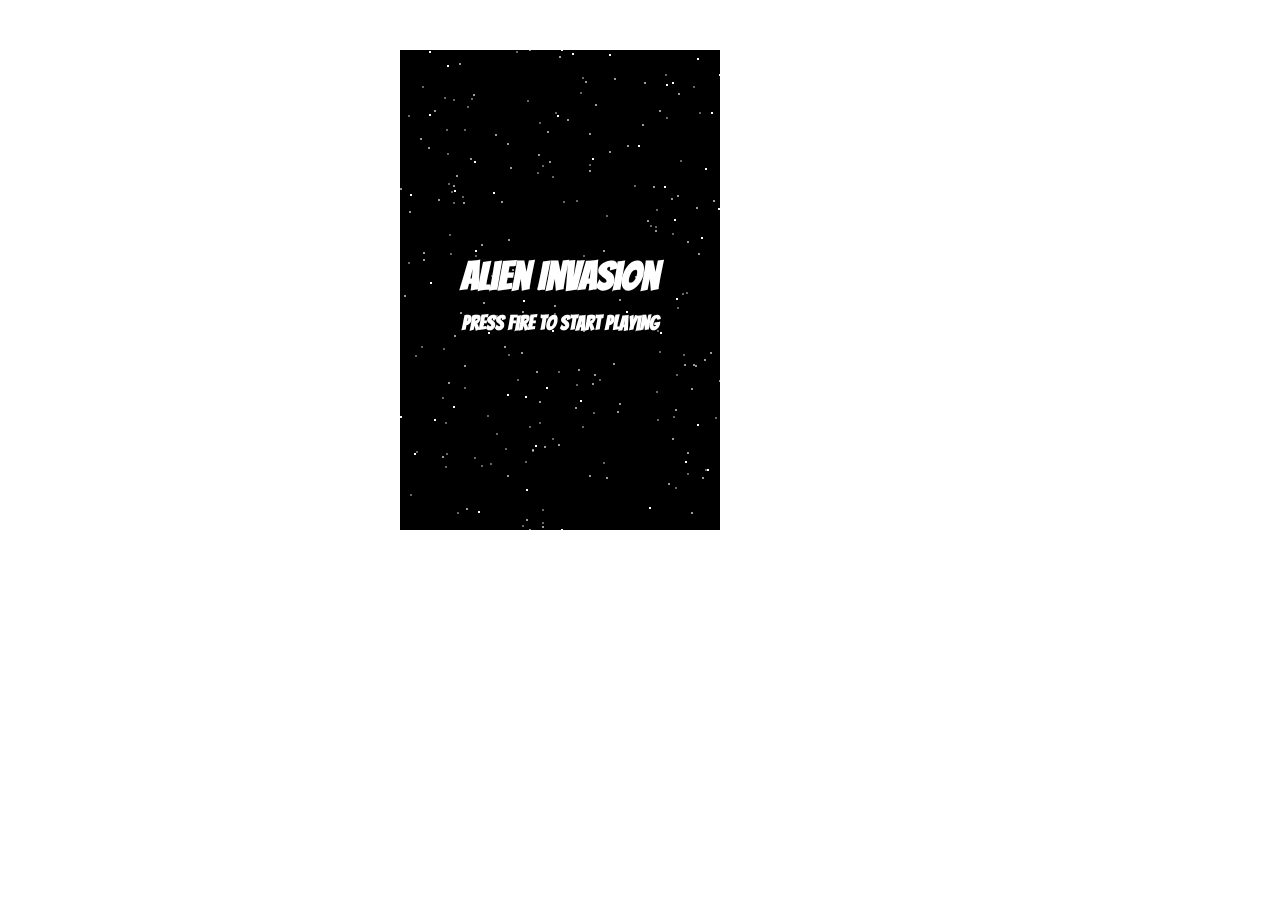
<file: game1/index.html>
<!DOCTYPE HTML>
<html lang="en">
<head>
  <meta charset="UTF-8"/>
  <title>Alien Invasion</title>
  <link rel="stylesheet" href="base.css" type="text/css" />
  <link href='http://fonts.googleapis.com/css?family=Bangers' rel='stylesheet' type='text/css'>
  <meta name="viewport" content="width=device-width, user-scalable=0, minimum-scale=1.0, maximum-scale=1.0"/>
  <meta name="apple-mobile-web-app-capable" content="yes">
  <meta name="apple-mobile-web-app-status-bar-style" content="black-translucent">
</head>
<body>
  <div id='container'>
    <canvas id='game' width='320' height='480'></canvas>
  </div>
  <script src='engine.js'></script>
  <script src='game.js'></script>
</body>
</html>
</file>
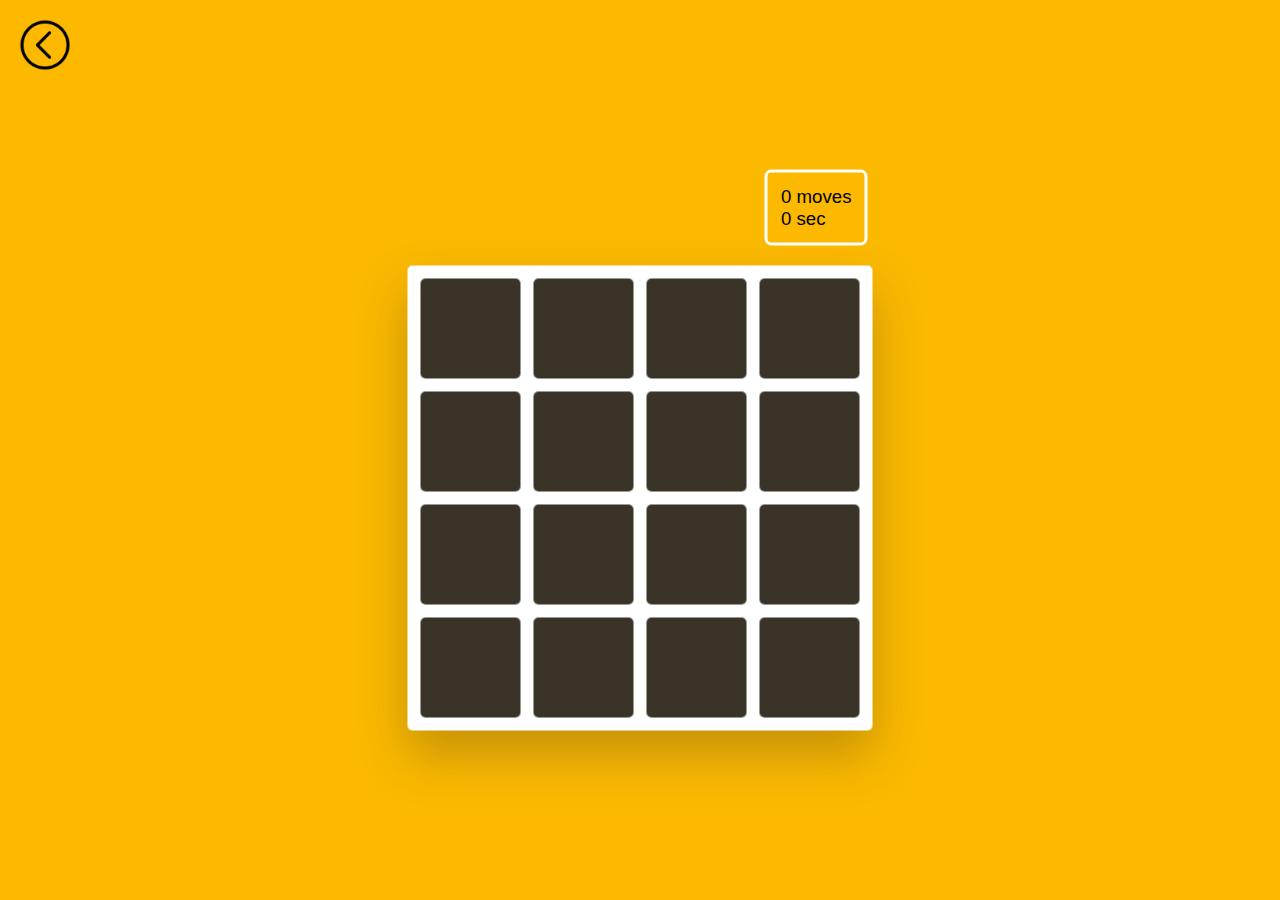
<file: game2memory/index.html>
<!DOCTYPE html>
<html lang="en">
    <head>
        <meta charset="UTF-8">
        <meta http-equiv="X-UA-Compatible" content="IE=edge">
        <meta name="viewport" content="width=device-width, initial-scale=1.0">
        <title>Chapter 2</title>

        <link rel="stylesheet" href="assets/styles.css" />
        <script src="assets/game.js" defer></script>
    </head>
    <body>
        <div id="msgArea" class="msg"><p class="msgText"></p></div>

        <div class="game">
            <div class="controls">
                
                <div class="stats">
                    <div class="moves">0 moves</div>
                    <div class="timer">0 sec</div>
                </div>
            </div>
            <div class="board-container">
                <div class="board" data-dimension="4"></div>
                <div class="win">You won!</div>
            </div>
        </div>

        <a href="../index.html" class="back-arrow">
            <img src="../images/left-arrow.png" alt="home page">
        </a>
      
    </body>
</html>
</file>
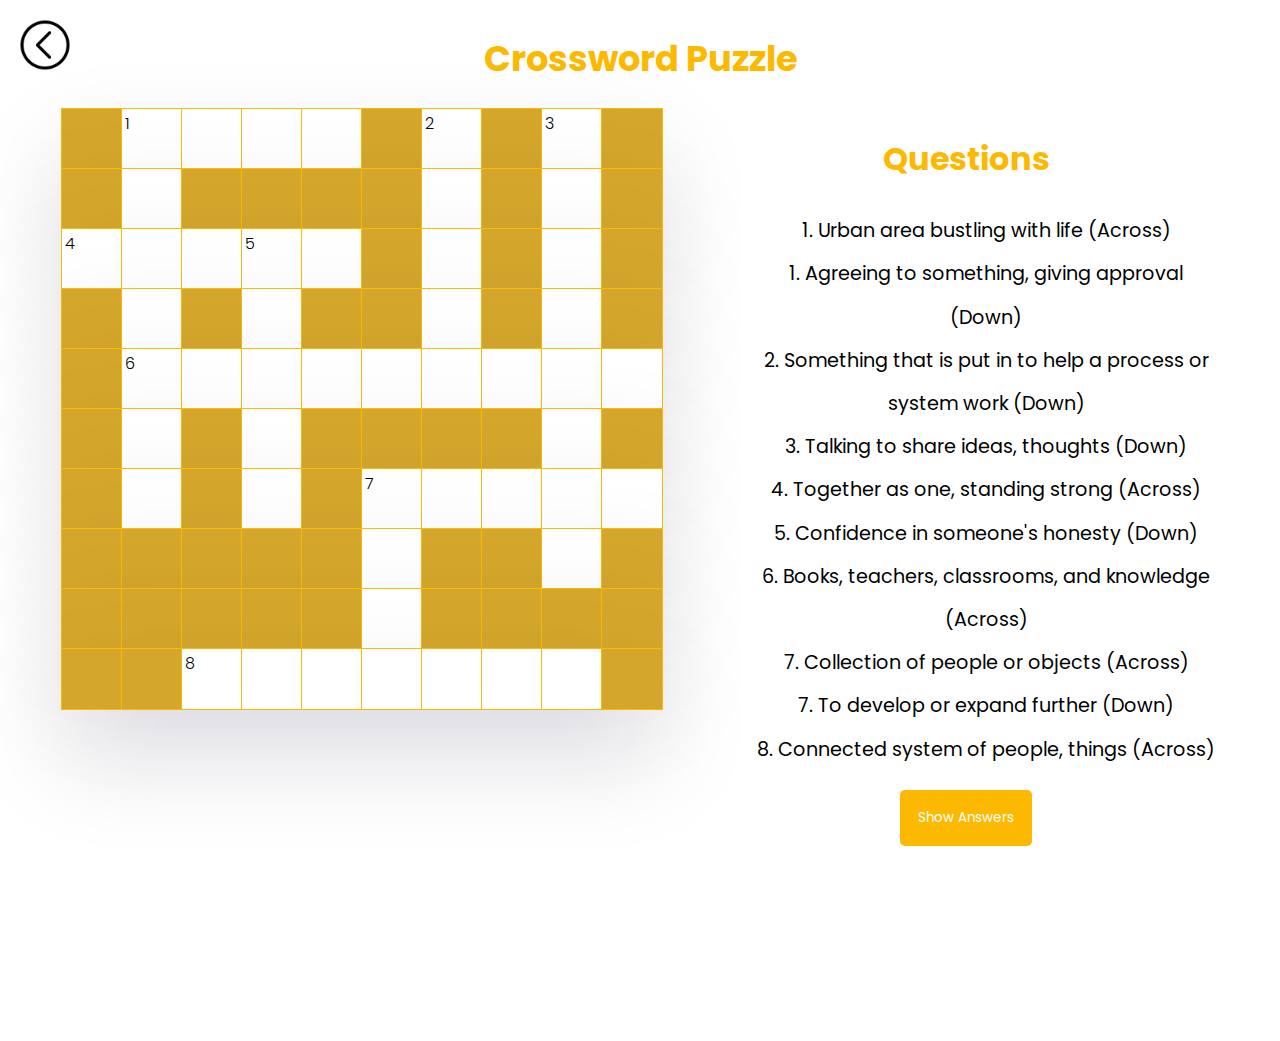
<file: game6cross/index.html>
<!DOCTYPE html> 
<html lang="en"> 

<head> 
	<meta charset="UTF-8"> 
	<meta name="viewport" content="width=device-width, initial-scale=1.0"> 
	<link rel="stylesheet"href="style.css"> 
		<title>Chapter 6</title>
	</head> 

<body> 
	<a href="../index.html" class="back-arrow">
		<img src="../images/left-arrow.png" alt="home page">
	</a>
	<h1>Crossword Puzzle</h1> 
	<div class="container"> 
		<div class="crossword"> 
			<div class="row"> 
				<div class="cell unused"></div> 
				<div class="cell"> 
					<input type="text" maxlength="1"> 
					<span class="number">1</span> 
				</div> 
				<div class="cell"> 
					<input type="text" maxlength="1"> 
				</div> 
				<div class="cell"> 
					<input type="text" maxlength="1"> 
				</div> 
				<div class="cell"> 
					<input type="text" maxlength="1"> 
				</div> 
				<div class="cell unused"> </div> 
				<div class="cell"> 
					<input type="text" maxlength="1"> 
					<span class="number">2</span> 
				</div> 
				<div class="cell unused"> </div> 
				<div class="cell">
					<input type="text" maxlength="1"> 
					<span class="number">3</span> 
				</div> 
				<div class="cell unused"></div> 
			</div> 
			<div class="row"> 
				<div class="cell unused"></div> 
				<div class="cell">
					<input type="text" maxlength="1">
				</div> 
				<div class="cell unused"></div> 
				<div class="cell unused"></div> 
				<div class="cell unused"> 
				</div> 
				<div class="cell unused"></div> 
				<div class="cell">
					<input type="text" maxlength="1"> 
				</div> 
				<div class="cell unused"></div> 
				<div class="cell">
					<input type="text" maxlength="1"> 
				</div> 
				<div class="cell unused"></div> 
			</div> 
			<div class="row"> 
				<div class="cell"> 
					<input type="text" maxlength="1"> 
					<span class="number">4</span> 
				</div> 
				<div class="cell"> 
					<input type="text" maxlength="1"> 
				</div> 
				<div class="cell"> 
					<input type="text" maxlength="1"> 
				</div> 
				<div class="cell"> 
					<input type="text" maxlength="1"> 
					<span class="number">5</span> 

				</div> 
				<div class="cell"> 
					<input type="text" maxlength="1"> 
				</div> 
				<div class="cell unused"> 
				</div> 
				<div class="cell">
					<input type="text" maxlength="1"> 
				</div> 
				<div class="cell unused"></div> 
				<div class="cell"> 
					<input type="text" maxlength="1"> 
				</div> 
				<div class="cell unused"></div> 
			</div> 
			<div class="row"> 
				<div class="cell unused"></div> 
				<div class="cell">
					<input type="text" maxlength="1">
				</div> 
				<div class="cell unused"> 
					<input type="text" maxlength="1"> 
				</div> 
				<div class="cell">
					<input type="text" maxlength="1"> 
				</div> 
				<div class="cell unused"> 
				</div> 
				<div class="cell unused"></div> 
				<div class="cell">
					<input type="text" maxlength="1"> 

				</div> 
				<div class="cell unused"></div> 
				<div class="cell"> 
					<input type="text" maxlength="1"> 
				</div> 
				<div class="cell unused"></div> 
			</div> 
			<div class="row"> 
				<div class="cell unused"></div> 
				<div class="cell">
					<input type="text" maxlength="1"> 
					<span class="number">6</span> 
				</div> 
				<div class="cell"> 
					<input type="text" maxlength="1"> 
				</div> 
				<div class="cell">
					<input type="text" maxlength="1"> 

				</div> 
				<div class="cell"> 
					<input type="text" maxlength="1"> 
				</div> 
				<div class="cell"> 
					<input type="text" maxlength="1"> 
				</div> 
				<div class="cell"> 
					<input type="text" maxlength="1"> 
				</div> 
				<div class="cell"> 
					<input type="text" maxlength="1"> 
				</div> 
				<div class="cell"> 
					<input type="text" maxlength="1"> 
				</div> 
				<div class="cell">
					<input type="text" maxlength="1"> 
				</div> 
			</div> 
			<div class="row"> 
				<div class="cell unused">
					<input type="text" maxlength="1"> 
				</div> 
				<div class="cell">
					<input type="text" maxlength="1"> 
				</div> 
				<div class="cell unused"> 
				</div> 
				<div class="cell">
					<input type="text" maxlength="1"> 

				</div> 
				<div class="cell unused"></div> 
				<div class="cell unused"></div> 
				<div class="cell unused"> 
				</div> 
				<div class="cell unused"></div> 
				<div class="cell "> 
					<input type="text" maxlength="1"> 
				</div> 
				<div class="cell unused"></div> 
			</div> 
			<div class="row"> 
				<div class="cell unused"></div> 
				<div class="cell"> 
					<input type="text" maxlength="1"> 
				</div> 
				<div class="cell unused"></div> 
				<div class="cell"> 
					<input type="text" maxlength="1"> 
				</div> 
				<div class="cell unused"></div> 
				<div class="cell">
					<input type="text" maxlength="1"> 
					<span class="number">7</span> 

				</div> 
				<div class="cell"> 
					<input type="text" maxlength="1"> 
				</div> 
				<div class="cell">
					<input type="text" maxlength="1"> 

				</div> 
				<div class="cell">
					<input type="text" maxlength="1"> 

				</div> 
				<div class="cell">
					<input type="text" maxlength="1"> 
				</div> 
			</div> 
			<div class="row"> 
				<div class="cell unused"></div> 
				<div class="cell unused"></div> 
				<div class="cell unused"></div> 
				<div class="cell unused"></div> 
				<div class="cell unused"></div> 
				<div class="cell"> 
					<input type="text" maxlength="1"> 
				</div> 
				<div class="cell unused"></div> 

				<div class="cell unused"></div> 
				<div class="cell">
					<input type="text" maxlength="1"> 

				</div> 
				<div class="cell unused"></div> 
			</div> 

			<div class="row"> 
				<div class="cell unused"></div> 
				<div class="cell unused"></div> 
				<div class="cell unused"></div> 
				<div class="cell unused"></div> 
				<div class="cell unused"></div> 
				<div class="cell"> 
					<input type="text" maxlength="1"> 
				</div> 
				<div class="cell unused"> 
				</div> 
				<div class="cell unused"> 
				</div> 
				<div class="cell unused"> 
				</div> 
				<div class="cell unused"></div> 
			</div> 

			<div class="row"> 
				<div class="cell unused"></div> 
				<div class="cell unused"></div> 
				<div class="cell">
					<input type="text" maxlength="1"> 
					<span class="number">8</span> 

				</div> 
				<div class="cell">
					<input type="text" maxlength="1"> 

				</div> 
				<div class="cell">
					<input type="text" maxlength="1"> 

				</div> 
				<div class="cell">
					<input type="text" maxlength="1"> 

				</div> 
				<div class="cell">
					<input type="text" maxlength="1"> 

				</div> 
				<div class="cell">
					<input type="text" maxlength="1"> 

				</div> 
				<div class="cell">
					<input type="text" maxlength="1"> 

				</div> 
				<div class="cell unused"></div> 
			</div> 
		</div> 

		<div class="questions"> 
			<h2>Questions</h2> 
			<ol id="questionsList"> 
				<li>Urban area bustling with life (Across)
					<br> 1. Agreeing to something, giving approval (Down)
				</li> 
				<li>Something that is put in to help a process or system work (Down)</li> 
				<li>Talking to share ideas, thoughts (Down)</li> 
				<li>Together as one, standing strong (Across)</li> 
				<li>Confidence in someone's honesty (Down)</li> 
				<li>Books, teachers, classrooms, and knowledge (Across)</li> 
				<li>Collection of people or objects (Across)
					<br> 7. To develop or expand further (Down)
				</li> 
				<li>Connected system of people, things (Across)</li> 
			</ol> 
			<button>Show Answers</button> 
			<ol id="answers">
				<li>CITY, CONSENT</li> 
				<li>INPUT</li> 
				<li>DIALOGUE</li> 
				<li>UNITY</li> 
				<li>TRUST</li> 
				<li>EDUCATION</li> 
				<li>GROUP, GROW</li> 
				<li>NETWORK</li> 
			</ol> 
		</div> 
	</div> 
</body> 

</html>
</file>
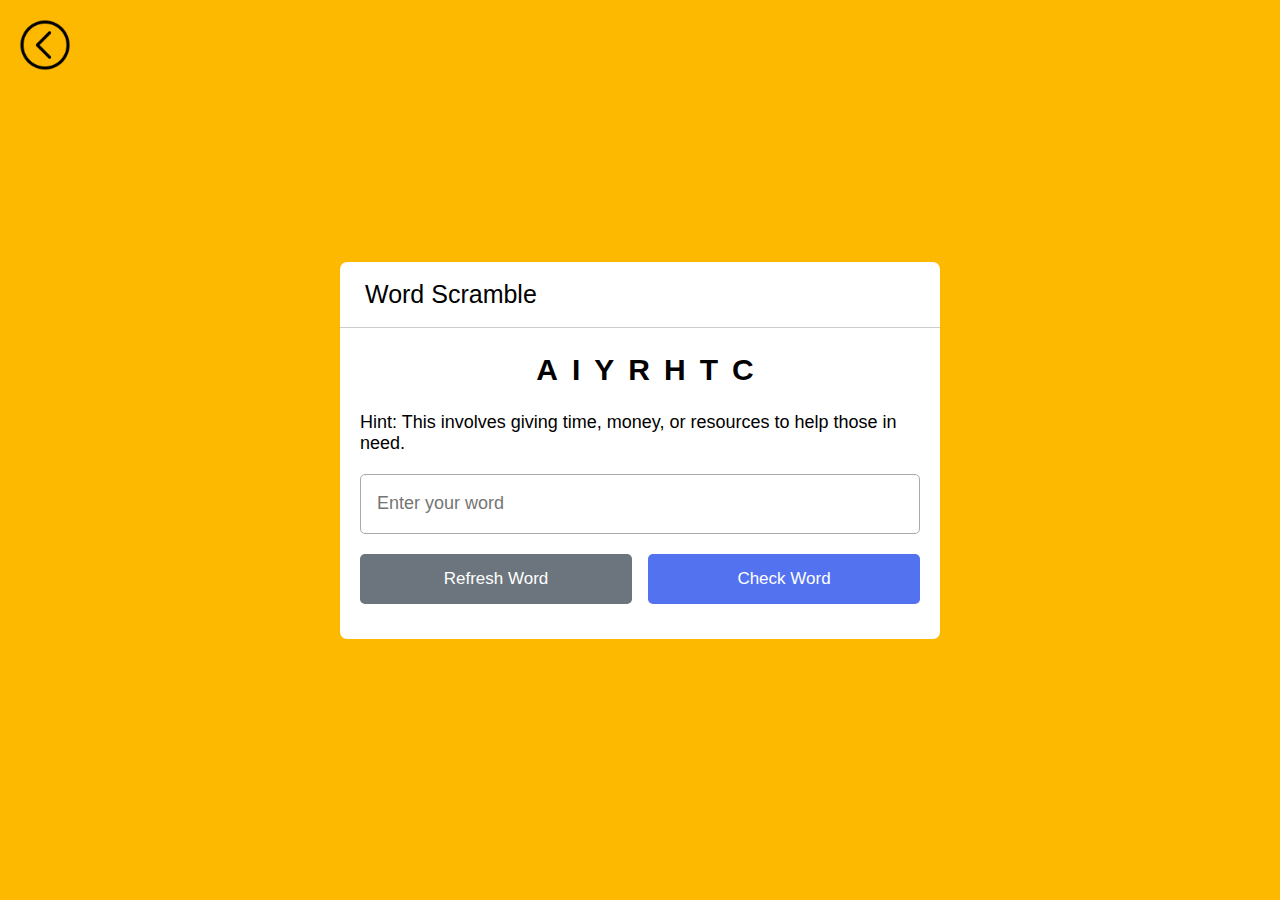
<file: game7scramble/index.html>
<!DOCTYPE html>
<html lang="en">
<head>
    <meta charset="UTF-8">
    <meta name="viewport" content="width=device-width, initial-scale=1.0">
    <title>Chapter 7</title>
    <link rel="stylesheet" href="style.css">
    <script src="js/words.js" defer></script>
    <script src="js/script.js" defer></script>
</head>
<body>
    <a href="../index.html" class="back-arrow">
		<img src="../images/left-arrow.png" alt="home page">
	</a>
    <div class="container">
        <h2>Word Scramble</h2>
        <div class="content">
            <p class="word"></p>
            <div class="details">
                <p class="hint">Hint: <span></span></p>
            </div>
            <input type="text" placeholder="Enter your word">
            <div class="buttons">
                <button class="refresh-word">Refresh Word</button>
                <button class="check-word">Check Word</button>

            </div>
        </div>
    </div>
</body>
</html>
</file>
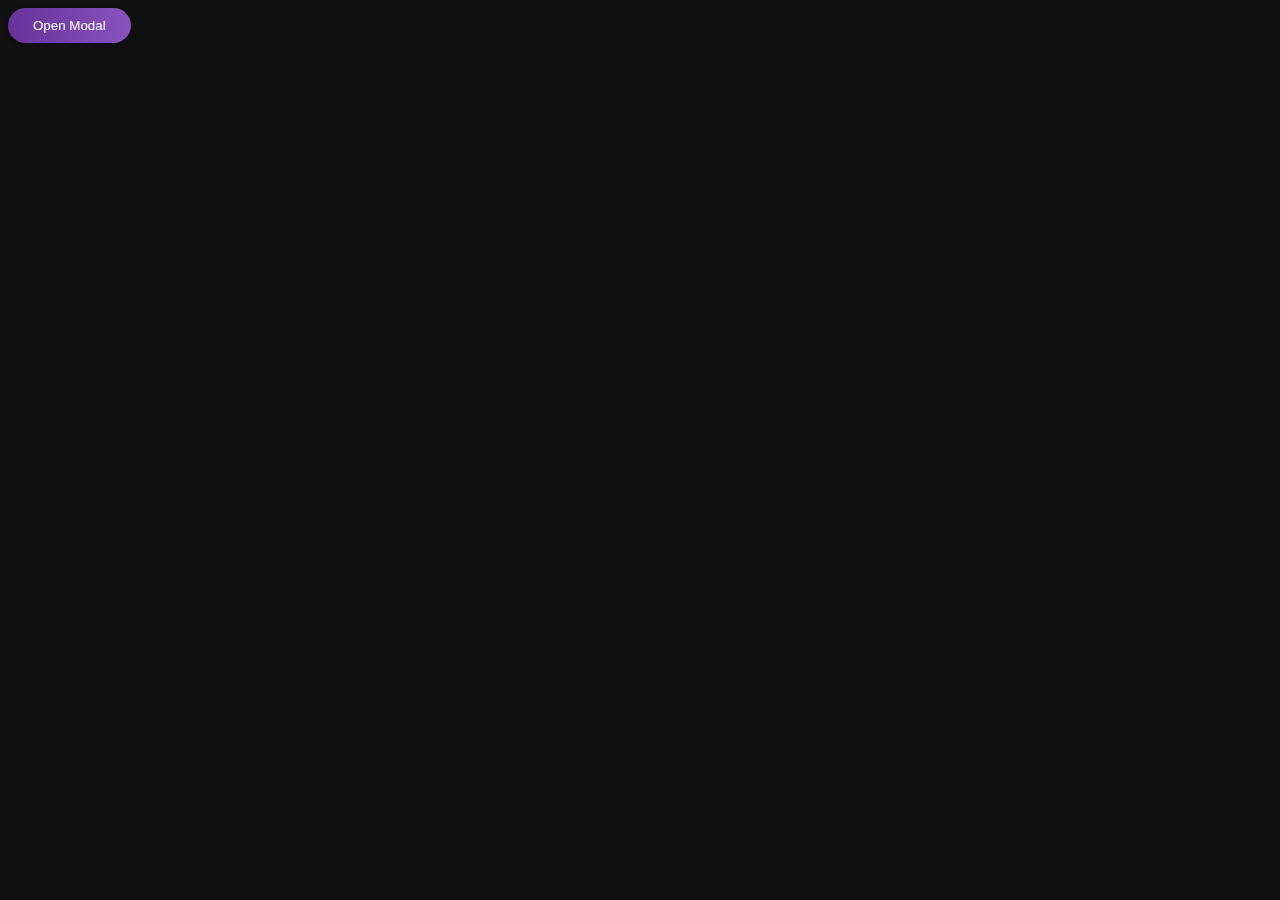
<file: popup/index.html>
<!DOCTYPE html>
<html lang="en">
<head>
    <meta charset="UTF-8">
    <meta name="viewport" content="width=device-width, initial-scale=1.0">
    <title>Document</title>
    <link rel="stylesheet" href="style.css">
</head> 
<body>
    <button id="openModal">Open Modal</button>

    <div class="modal" id="modal">
        <div class="modal-inner">
            <h2>Cool tutorial!</h2>
            <p>
                Do you like these kind of fast coding tuto?
                let me know
            </p>
            <button id="closeModal">Close</button>
        </div>
    </div>

    <script src="script.js"></script>
</body>
</html>
</file>
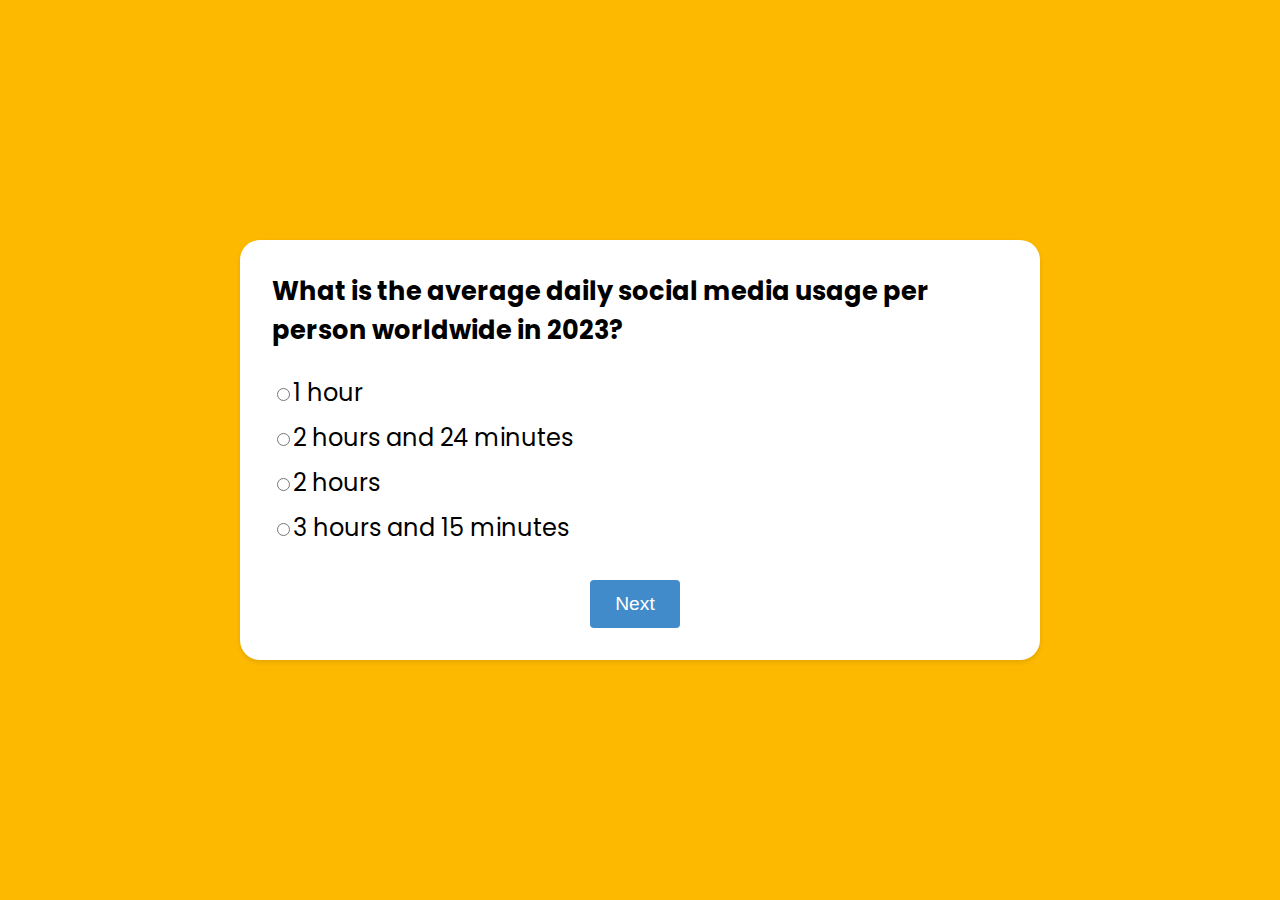
<file: quiz-chapter5/index.html>
<!DOCTYPE html>
<html>
<head>
  <title>JavaScript Quiz App</title>
  <link rel="stylesheet" href="style.css">
  <script src="script.js" defer></script>
</head>
<body>
  <div class="container">
    <!-- <h1>Quiz App</h1> -->
    <div id="quiz"></div>
    <div id="result" class="result"></div>
    <div class="buttons">
        <button id="submit" class="button">Next</button>
        <button id="retry" class="button hide">Retry</button>
        <button id="showAnswer" class="button hide">Show Answer</button>
    </div>
    
  </div>
  <!-- <script src="script.js"></script> -->
</body>
</html>
</file>
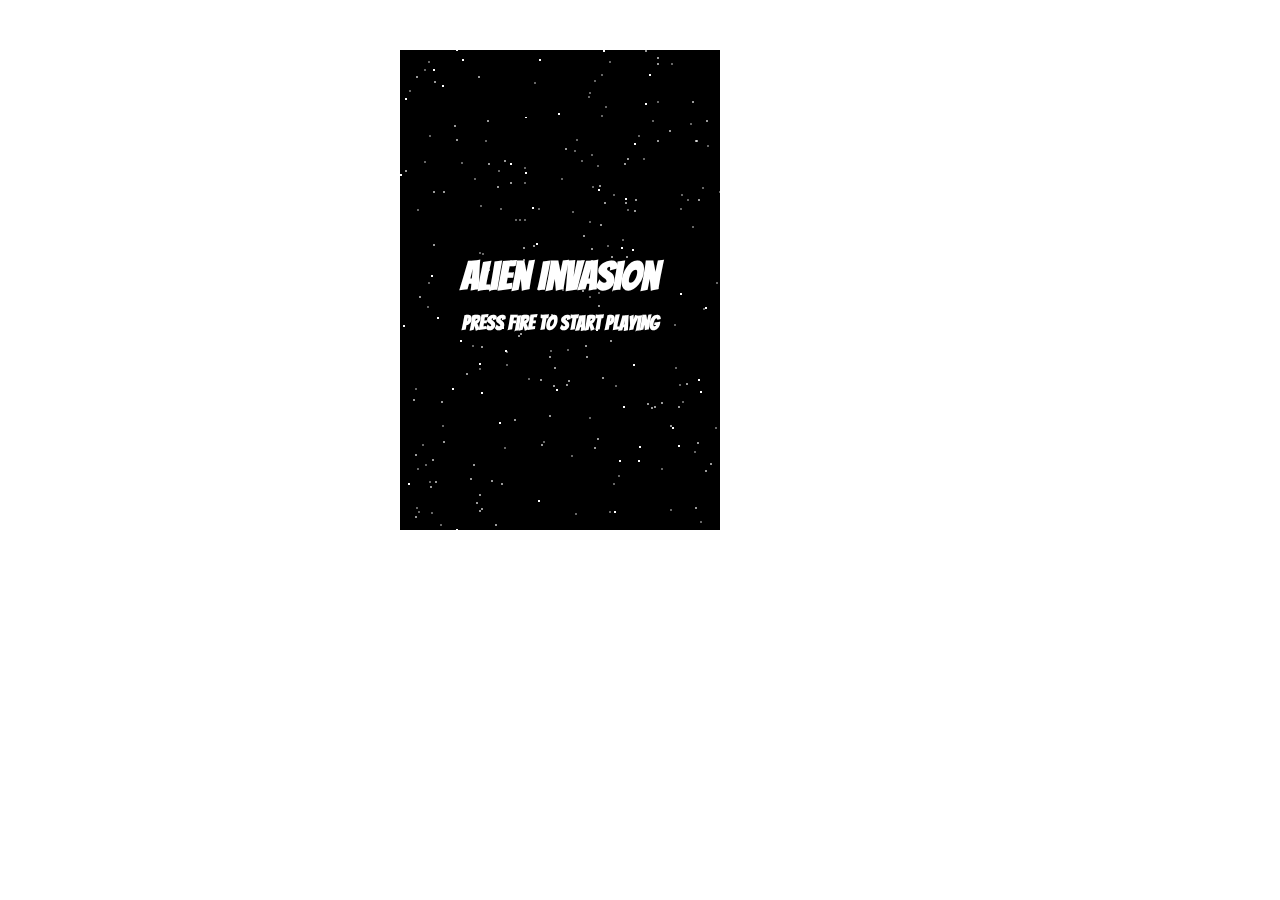
<file: game1.html>
<!DOCTYPE HTML>
<html lang="en">
<head>
  <meta charset="UTF-8"/>
  <title>Alien Invasion</title>
  <link rel="stylesheet" href="static/base.css" type="text/css" />
  <link href='http://fonts.googleapis.com/css?family=Bangers' rel='stylesheet' type='text/css'>
  <meta name="viewport" content="width=device-width, user-scalable=0, minimum-scale=1.0, maximum-scale=1.0"/>
  <meta name="apple-mobile-web-app-capable" content="yes">
  <meta name="apple-mobile-web-app-status-bar-style" content="black-translucent">
</head>
<body>
  <div id='container'>
    <canvas id='game' width='320' height='480'></canvas>
  </div>
  <script src='engine.js'></script>
  <script src='game.js'></script>
</body>
</html>
</file>
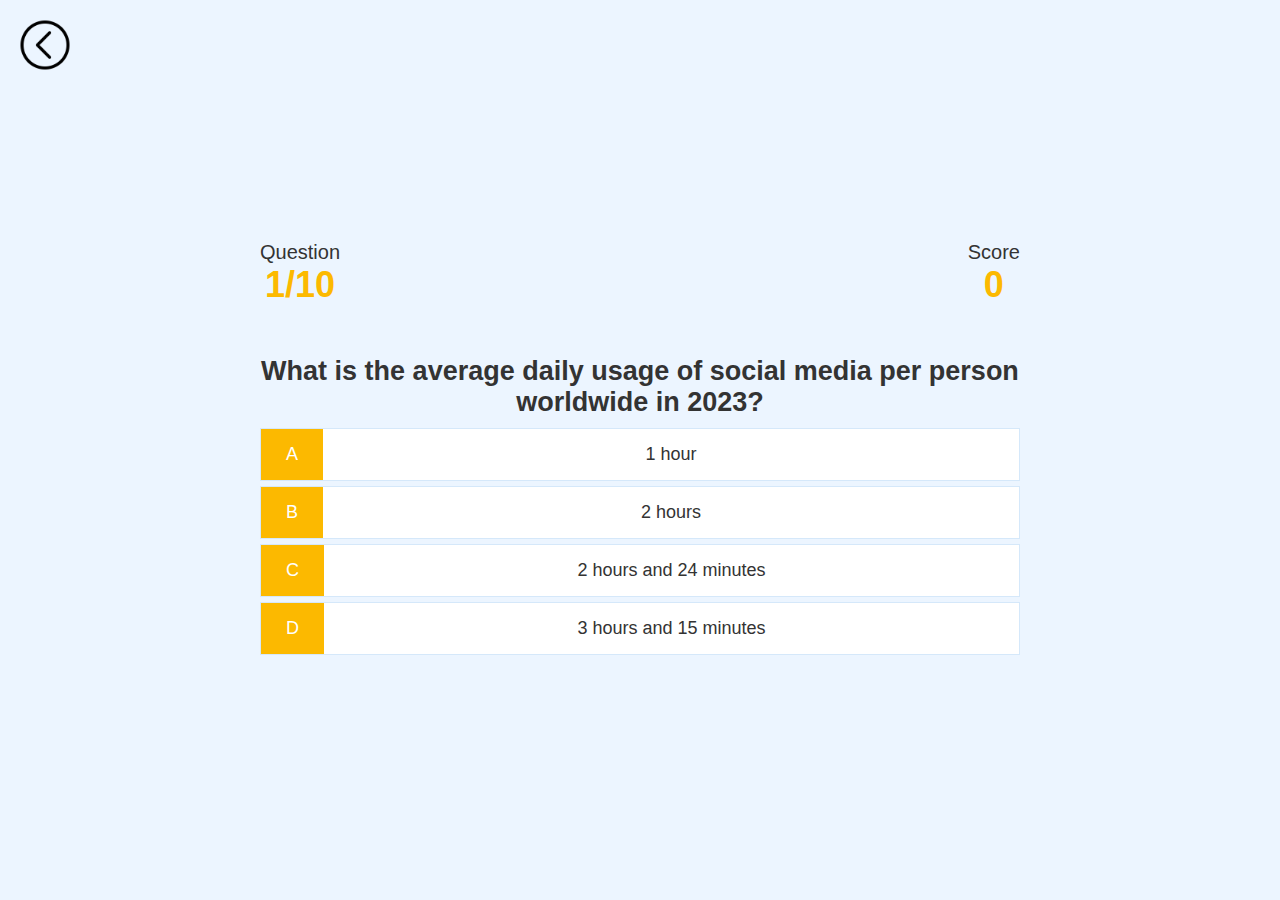
<file: game5quiz/game.html>
<!DOCTYPE html>
<html lang="en">
<head>
    <meta charset="UTF-8">
    <meta name="viewport" content="width=device-width, initial-scale=1.0">
    <title>Chapter 5</title>
    <link rel="stylesheet" href="app.css">
    <link rel="stylesheet" href="game.css">
</head>
<body>
    <div id="Message-Container">
        <div id="message">
          <h1>Congratulations!</h1>
          
          <h1 id="moves"></h1>
        </div>
      </div>

    <div class="container" id="container">
        <div id="game" class="justify-center flex-column">
            <div id="hud">
                <div id="hud-item">
                    <p class="hud-prefix">
                        Question
                    </p>
                    <h1 class="hud-main-text" id="questionCounter">
                        1/1
                    </h1>
                </div>
                <div id="hud-item">
                    <p class="hud-prefix">
                        Score
                    </p>
                    <h1 class="hud-main-text" id="score">0</h1>
                </div>
            </div>
            <h2 id="question">What is the answer?</h2>
            <div class="choice-container">
                <p class="choice-prefix">A</p>
                <p class="choice-text" data-number="1">Choice 1</p>
            </div>
            <div class="choice-container">
                <p class="choice-prefix">B</p>
                <p class="choice-text" data-number="2">Choice 2</p>
            </div>
            <div class="choice-container">
                <p class="choice-prefix">C</p>
                <p class="choice-text" data-number="3">Choice 3</p>
            </div>
            <div class="choice-container">
                <p class="choice-prefix">D</p>
                <p class="choice-text" data-number="4">Choice 4</p>
            </div>
        </div>
    </div>
    <a href="../index.html" class="back-arrow">
        <img src="../images/left-arrow.png" alt="home page">
    </a>
    <script src="game.js"></script>
</body>
</html>
</file>
<file: game1/base.css>
html, body, div, span, applet, object, iframe,
h1, h2, h3, h4, h5, h6, p, blockquote, pre,
a, abbr, acronym, address, big, cite, code,
del, dfn, em, img, ins, kbd, q, s, samp,
small, strike, strong, sub, sup, tt, var,
b, u, i, center,
dl, dt, dd, ol, ul, li,
fieldset, form, label, legend,
table, caption, tbody, tfoot, thead, tr, th, td,
article, aside, canvas, details, embed, 
figure, figcaption, footer, header, hgroup, 
menu, nav, output, ruby, section, summary,
time, mark, audio, video {
	margin: 0;
	padding: 0;
	border: 0;
	font-size: 100%;
	font: inherit;
	vertical-align: baseline;
}
/* HTML5 display-role reset for older browsers */
article, aside, details, figcaption, figure, 
footer, header, hgroup, menu, nav, section {
	display: block;
}
body {
	line-height: 1;
}
ol, ul {
	list-style: none;
}
blockquote, q {
	quotes: none;
}
blockquote:before, blockquote:after,
q:before, q:after {
	content: '';
	content: none;
}
table {
	border-collapse: collapse;
	border-spacing: 0;
}


/* Center the container */
#container {
  padding-top:50px;
  margin:0 auto;
  width:480px;
}

/* Give canvas a background */
canvas {
  background-color:black;

}
</file>
<file: game2memory/assets/styles.css>
html {
    width: 100%;
    height: 100%;
    background: #fcb900; /*linear-gradient(325deg,  #6f00fc 0%,#fc7900 50%,#fcc500b9 100%); */
    /* background: linear-gradient(325deg,  #1c1b1c 0%,#718500 50%,#f55454 100%); */

    font-family: sans-serif;
}

.back-arrow {
    position: absolute;
    top: 10px; /* Dostosuj odległość od góry */
    left: 10px; /* Dostosuj odległość od lewej */
    z-index: 1000; /* Ustaw wysoki z-index, aby było nad innymi elementami */
}

.back-arrow img {
    transform: scale(0.7);
    width: 10vw;
    max-width: 70px;
    height: auto;
    object-fit: cover;
}



/* .msg {

    display: none;
    background-color: #282A3A;
    width: auto;
    border-radius: 5px;
    padding: 5px;
    box-shadow: 1px 1px 15px 2px rgb(111, 111, 111);
} */





/* .msg p{
    display: flex;
    padding: 0 10px;
    align-items: center;
    justify-content: center;


    font-size: 30px;
    color: white;
} */

.game {
    position: absolute;
    top: 50%;
    left: 50%;
    transform: translate(-50%, -50%);
}

.controls {
    position: relative;
    display: flex;
    justify-content: end;
    
    margin-bottom: 20px;
}

.footer {
    padding-top: 10px;
}

.footer a{
    text-decoration: none;
    color: #FDF8E6;
    font-size: 16px;
}


button {
    background: #282A3A;
    color: #FFF;
    border-radius: 5px;
    padding: 10px 20px;
    border: 0;
    cursor: pointer;
    font-family: Fredoka;
    font-size: 18pt;
    visibility: collapse;
    transition: all 0.5s;
}



button:hover{
    color: #ed977c;
    background-color: #3e415a;
}

button.lock{
    pointer-events: none;
    background-color: #4d4c4c;
}

.disabled {
    color: #757575;
    /* background-color: #cccccc; */
}

.stats {
    color: #FFF;
    margin-right: 5px;
    font-size: 14pt;
    border: 3px solid white;
    padding: 13px;
    /*width: 100%;*/
    border-radius: 7px;   
}

.stats .moves,.timer{
    color: #ffffff;
}



.board-container {
    position: relative;
}

.board,
.win {
    border-radius: 5px;
    box-shadow: 0 25px 50px rgb(33 33 33 / 25%);
    /* background: linear-gradient(135deg,  #6f00fc 0%,#fc7900 50%,#fcc700 100%); */
    background: white; /*linear-gradient(135deg,  #ffff00a8 0%,#ff7b00 50%,#ff2a00 100%);*/

    transition: transform .6s cubic-bezier(0.4, 0.0, 0.2, 1);
    backface-visibility: hidden;
}

.board {
    padding: 13px;
    display: grid;
    grid-template-columns: repeat(4, auto);
    grid-gap: 13px;
}

.board-container.flipped .board {
    transform: rotateY(180deg) rotateZ(50deg);
}

.board-container.flipped .win {
    transform: rotateY(0) rotateZ(0);
}

.card {
    position: relative;
    width: 100px;
    height: 100px;
    cursor: pointer;
}

.card-front,
.card-back {
    position: absolute;
    border-radius: 5px;
    width: 100%;
    height: 100%;
    background: #3a3328;
    transition: transform .6s cubic-bezier(0.4, 0.0, 0.2, 1);
    backface-visibility: hidden;
}

.card-back {
    transform: rotateY(180deg) rotateZ(50deg);
    font-size: 28pt;
    user-select: none;
    text-align: center;
    line-height: 100px;
    background: #FDF8E6;
}

.card.flipped .card-front {
    transform: rotateY(180deg) rotateZ(50deg);
}

.card.flipped .card-back {
    transform: rotateY(0) rotateZ(0);
}

.win {
    position: absolute;
    top: 0;
    left: 0;
    width: 100%;
    height: 100%;
    text-align: center;
    background: #FDF8E6;
    transform: rotateY(180deg) rotateZ(50deg);
}

.win-text {
    position: absolute;
    top: 50%;
    left: 50%;
    transform: translate(-50%, -50%);
    font-size: 21pt;
    color: #282A3A;
}

.highlight {
    color: #6f00fc;
}

@media (max-width: 700px) {

    .board-container {
        width: 370px;
    } 

    .card {
        position: relative;
        width: 70px;
        height: 70px;
        cursor: pointer;
    }


    .card-back {
        transform: rotateY(180deg) rotateZ(50deg);
        font-size: 20pt;
        user-select: none;
        text-align: center;
        line-height: 70px;
        background: #FDF8E6;
    }
}
</file>
<file: game6cross/style.css>
/*style.css*/
@import url( 
'https://fonts.googleapis.com/css2?family=Poppins:wght@100;300;800&display=swap'); 

body { 
	display: flex; 
	align-items: center; 
	justify-content: center; 
	flex-direction: column; 
	font-family: 'Poppins', sans-serif; 
} 

.back-arrow {
    position: absolute;
    top: 10px; /* Dostosuj odległość od góry */
    left: 10px; /* Dostosuj odległość od lewej */
    z-index: 1000; /* Ustaw wysoki z-index, aby było nad innymi elementami */
}

.back-arrow img {
    transform: scale(0.7);
    width: 10vw;
    max-width: 70px;
    height: auto;
    object-fit: cover;
}


.container { 
	display: flex; 
	width: 100%; 
	justify-content: space-evenly; 
} 

.crossword { 
	display: grid; 
	grid-template-rows: repeat(10, 60px); 
} 

.row { 
	display: grid; 
	grid-template-columns: repeat(10, 60px); 
	box-shadow: rgba(17, 12, 46, 0.15) 0px 48px 100px 0px; 

} 

.cell { 
	width: 60px; 
	height: 60px; 
	background-color: white; 
	border: 1px solid #fcb900; 
} 

.unused { 
	background-color: #d4a72c; 
} 

h1 { 
	text-align: center; 
	color: #fcb900; 
	font-size: 2.2rem; 
} 

.number { 
	position: relative; 
	font-weight: 300; 
	color: #000; 
	bottom: 60px; 
	left: 3px; 
	z-index: 10; 
} 

input:focus { 
	outline: none; 
	background-color: #caa1304c; 
	width: 57.5px; 
	height: 57.5px; 
} 

input { 
	display: block; 
	position: relative; 
	font-size: 20px; 
	text-align: center; 
	height: 60px; 
	width: 60px; 
	background-color: transparent; 
	border: 0px solid; 
	z-index: 1; 

} 

.questions { 
	max-width: 40%; 
} 

h2 { 
	font-size: 2rem; 
	color: #fcb900; 
	text-align: center; 
} 

#questionsList { 
	line-height: 2.7rem; 
	font-size: 1.2rem; 
} 

#questionsList li { 
	text-align: center; 
	list-style-position: inside; 
} 


button { 
	display: block; 
	margin: 0 auto; 
	padding: 1rem; 
	background-color: #fcb900; 
	color: #fff; 
	border-radius: 5px; 
	font-family: 'Poppins', sans-serif; 
	border: 2px solid transparent; 


} 

#answers { 
	display: flex; 
	flex-wrap: wrap; 
	gap: 2rem; 
	justify-content: space-around; 
	visibility: hidden; 
	color: #fcb900; 
	margin: 1.5rem; 
} 

button:hover~#answers { 
	visibility: visible; 
} 

button:hover { 
	background-color: #fff; 
	border: 2px solid #fcb900; 
	color: #fcb900; 
	cursor: pointer; 
	transition: all .2s ease; 
} 


@media screen and (max-width:980px) { 
	.container { 
		flex-direction: column; 
		align-items: center; 
	} 

	.crossword { 
		display: grid; 
		grid-template-rows: repeat(10, 40px); 
	} 

	.row { 
		display: grid; 
		grid-template-columns: repeat(10, 40px); 
	} 

	.cell { 
		width: 40px; 
		height: 40px; 
	} 

	input { 
		width: 40px; 
		height: 40px; 
		font-size: 1rem; 
	} 

	input:focus { 

		height: 40px; 
		width: 40px; 
	} 

	.number { 
		bottom: 47px; 
		font-size: .8rem; 
	} 

	.questions { 
		max-width: 100%; 
	} 

} 

@media screen and (max-width:480px) { 
	.container { 
		flex-direction: column; 
		align-items: center; 
	} 

	.crossword { 
		display: grid; 
		grid-template-rows: repeat(10, 30px); 
	} 

	.row { 
		display: grid; 
		grid-template-columns: repeat(10, 30px); 
	} 

	.cell { 
		width: 30px; 
		height: 30px; 
	} 

	ol { 
		line-height: 2rem; 
		font-size: 1rem; 
	} 

	input { 
		width: 30px; 
		height: 30px; 
		font-size: .7rem; 
	} 

	input:focus { 
		height: 30px; 
		width: 30px; 
	} 

	.number { 
		bottom: 37px; 
		font-size: .7rem; 
	} 

	.questions { 
		max-width: 100%; 
	} 
}
</file>
<file: game7scramble/style.css>
*{
    margin: 0;
    padding: 0;
    box-sizing: border-box;
    font-family: sans-serif;
}

.back-arrow {
    position: absolute;
    top: 10px; /* Dostosuj odległość od góry */
    left: 10px; /* Dostosuj odległość od lewej */
    z-index: 1000; /* Ustaw wysoki z-index, aby było nad innymi elementami */
}

.back-arrow img {
    transform: scale(0.7);
    width: 10vw;
    max-width: 70px;
    height: auto;
    object-fit: cover;
}

body {
    display: flex;
    align-items: center;
    justify-content: center;
    min-height: 100vh;
    background: #fcb900;
}

.container {
    width: fit-content;
    max-width: 600px;
    border-radius: 7px;
    background: #fff;
}
.container h2 {
    font-size: 25px;
    font-weight: 500;
    padding: 18px 25px;
    border-bottom: 1px solid #ccc;
}
.container .content{
    margin: 25px 20px 35px;
}
.content .word{
    font-size: 30px;
    font-weight: 650;
    text-align: center;
    letter-spacing: 14px;
    margin-right: -24px;
    text-transform: uppercase;
}

.content .details{
    margin: 25px 0 20px;
}
.details p{
    font-size: 18px;
    margin-bottom: 10px;
}
.details p b{
    font-weight: 500;
}
.content input {
    width: 100%;
    height: 60px;
    outline: none;
    font-size: 18px;
    padding: 0 16px;
    border-radius: 5px;
    border: 1px solid #aaa;
}
.content .buttons{
    display: flex;
    margin-top: 20px;
    justify-content: space-between;
}
.buttons button{
    border: none;
    outline: none;
    color: #fff;
    cursor: pointer;
    padding: 15px 0;
    font-size: 17px;
    border-radius: 5px;
    width: calc(100% / 2 - 8px);
}
.buttons .refresh-word{
    background: #6c757d;
}
.buttons .check-word{
    background: #5372F0;
}
</file>
<file: popup/style.css>
* {
    box-sizing: border-box;
}
body {
    font-family: sans-serif;
    background: #111;
}

button {
    background-image: linear-gradient(to right, #663399, #8853bd);
    border-radius: 20px;
    border: 0;
    box-shadow: 0 1px 4px rgba(0, 0, 0, 0.3);
    color: #fff;
    cursor: pointer;
    padding: 10px 25px;
}
button:active{
    opacity: 0.8;
}

.modal{
    background-color: rgba(0, 0, 0, 0.3);
    opacity: 0;
    position: fixed;
    top: 0;
    left: 0;
    right: 0;
    bottom: 0;
    transition: all 0.3s ease-in-out;
    z-index: -1;

    display: flex;
    align-items: center;
    justify-content: center;
}

.modal.open {
    opacity: 1;
    z-index: 999;
}

.modal-inner {
    background-color: #fff;
    border-radius: 5px;
    box-shadow: 0 1px 4px rgba(0, 0, 0, 0.3);
    padding: 15px 25px;
    text-align: center;
    width: 380px;
}

.modal-inner h2{
    margin: 0;
}

.modal-inner p{
    line-height: 24px;
    margin: 10px 0;
}
</file>
<file: quiz-chapter5/style.css>
@import url('https://fonts.googleapis.com/css2?family=Poppins:wght@400;500;700&display=swap');

html, body {
  width: 100%;
  height: 100%;
  font-family: 'Poppins', sans-serif;
  background: #fcb900;
  display: flex;
  justify-content: center;
  align-items: center;
  margin: 0;
  padding: 0;
}

.container {
  width:auto;
  max-width: 800px;
  padding: 20px;
  background-color: #fff;
  box-shadow: 0 2px 4px rgba(0, 0, 0, 0.1);
  border-radius: 20px;
  box-sizing: border-box;
  
}

h1 {
  text-align: center;
  font-size: 2rem;
}

.question {
  font-weight: bold;
  /* margin-bottom: 10px; */
  font-size: 1rem;
  margin-bottom: 25px;
}

.options {
  margin-bottom: 20px;
  
}

.option {
  display: block;
  margin-bottom: 10px;
  font-size: 2rem;
}

.button {
  display: inline-block;
  padding: 0.6rem 1.2rem;
  background-color: #428bca;
  color: #fff;
  border: none;
  cursor: pointer;
  font-size: 1.9rem;
  border-radius: 4px;
  transition: background-color 0.3s;
  margin-right: 10px;
  margin-top: 15px;
}

.button:hover {
  background-color: #3071a9;
}

.result {
  text-align: center;
  margin-top: 20px;
  font-weight: bold;
  font-size: 1.2rem;
}

.hide {
  display: none;
}

.buttons {
  text-align: center;
}

/* Responsive Design */
@media (min-width: 600px) {
  .container {
    width: 80%;
    padding: 2rem;
  }

  h1 {
    font-size: 2.5rem;
  }

  .question {
    font-size: 1.6rem;
  }

  .option {
    font-size: 1.5rem;
  }

  .button {
    font-size: 1.2rem;
    padding: 0.8rem 1.6rem;
  }

  .result {
    font-size: 1.5rem;
  }
}

@media (max-width: 599px) {
  .container {
    width: 100%;
    padding: 1rem;
  }

  h1 {
    font-size: 1.5rem;
  }

  .question {
    font-size: 1.2rem;
  }

  .option {
    font-size: 2rem;
  }

  .button {
    width: 100%;
    font-size: 1rem;
    margin: 10px 0;
  }

  .buttons {
    display: flex;
    flex-direction: column;
    align-items: end;
  }

  .result {
    font-size: 1.2rem;
  }
}
</file>
<file: static/base.css>
html, body, div, span, applet, object, iframe,
h1, h2, h3, h4, h5, h6, p, blockquote, pre,
a, abbr, acronym, address, big, cite, code,
del, dfn, em, img, ins, kbd, q, s, samp,
small, strike, strong, sub, sup, tt, var,
b, u, i, center,
dl, dt, dd, ol, ul, li,
fieldset, form, label, legend,
table, caption, tbody, tfoot, thead, tr, th, td,
article, aside, canvas, details, embed, 
figure, figcaption, footer, header, hgroup, 
menu, nav, output, ruby, section, summary,
time, mark, audio, video {
	margin: 0;
	padding: 0;
	border: 0;
	font-size: 100%;
	font: inherit;
	vertical-align: baseline;
}
/* HTML5 display-role reset for older browsers */
article, aside, details, figcaption, figure, 
footer, header, hgroup, menu, nav, section {
	display: block;
}
body {
	line-height: 1;
}
ol, ul {
	list-style: none;
}
blockquote, q {
	quotes: none;
}
blockquote:before, blockquote:after,
q:before, q:after {
	content: '';
	content: none;
}
table {
	border-collapse: collapse;
	border-spacing: 0;
}


/* Center the container */
#container {
  padding-top:50px;
  margin:0 auto;
  width:480px;
}

/* Give canvas a background */
canvas {
  background-color:black;

}
</file>
<file: game5quiz/app.css>
:root {
    background-color: #ecf5ff;
    font-size: 62.5%;
}


/* #modal{
    background-color: rgba(0, 0, 0, 0.3);
    opacity: 0;
    position: fixed;
    top: 0;
    left: 0;
    right: 0;
    bottom: 0;
    transition: all 0.3s ease-in-out;
    z-index: 1000;
    display: flex;

    /* display: none; 
    display: flex;
    align-items: center;
    justify-content: center;
}

.modal-inner {
    background-color: #333;
    border-radius: 5px;
    box-shadow: 0 1px 4px rgba(0, 0, 0, 0.3);
    padding: 15px 25px;
    text-align: center;
    width: 380px;
} */

#modal {
    /* Usuwamy tło modalu */
    opacity: 0;
    position: fixed;
    top: 0;
    left: 0;
    right: 0;
    bottom: 0;
    transition: all 0.3s ease-in-out;
    z-index: 1000;
    display: flex;
    align-items: center;
    justify-content: center;
   
}

.modal-inner {
    /* Brak tła */
    border-radius: 5px;
    box-shadow: 0 1px 4px rgba(0, 0, 0, 0.3);
    padding: 15px 25px;
    text-align: center;
    color: grey; /* Ustawienie koloru tekstu na szary */
    width: 80vw; /* Responsywna szerokość w zależności od szerokości okna */
    max-width: 380px; /* Maksymalna szerokość na większych ekranach */
}

/* Responsywność dla mniejszych ekranów */
@media (max-width: 600px) {
    .modal-inner {
        width: 90vw; /* Zwiększamy szerokość na bardzo małych ekranach */
        padding: 10px 20px; /* Dopasowanie odstępów */
    }
}

@media (min-width: 1200px) {
    .modal-inner {
        width: 50vw; /* Na większych ekranach modal będzie szerszy */
    }
}

/* .modal-inner h2{
    margin: 0;
}

.modal-inner p{
    line-height: 24px;
    margin: 10px 0;
} */


.back-arrow {
    position: absolute;
    top: 10px; /* Dostosuj odległość od góry */
    left: 10px; /* Dostosuj odległość od lewej */
    z-index: 1000; /* Ustaw wysoki z-index, aby było nad innymi elementami */
}

.back-arrow img {
    transform: scale(0.7);
    width: 10vw;
    max-width: 70px;
    height: auto;
    object-fit: cover;
}

* {
    box-sizing: border-box;
    font-family: Arial, Helvetica, sans-serif;
    margin: 0;
    padding: 0;
    color: #333;
}


h1, h2, h3, h4 {
    margin-bottom: 1rem;
}

h1 {
    font-size: 3.6rem;
    color: #56a5eb;
    margin-bottom: 5rem;
}


h1 > span {
    font-size: 2.4rem;
    font-weight: 500;
}

h2 {
    font-size: 2.7rem;
    margin-bottom: 4.rem;
    font-weight: 700;
}

h3 {
    font-size: 2.8rem;
    font-weight: 500;
}


.container {
    width: 100vw;
    height: 100vh;
    display: flex;
    justify-content: center;
    align-items: center;
    max-width: 80rem;
    margin: 0 auto;
    padding: 2rem;
}

.container > * {
    width: 100%;
}

.flex-column {
    display: flex;
    flex-direction: column;
}

.flex-center {
    justify-content: center;
    align-items: center;
}

.justify-center {
    text-align: center;
}

.text-center {
    text-align: center;
}

.hidden {
    display: none;
}

.btn {
    font-size: 1.8rem;
    padding: 1rem 0;
    width: 20rem;
    text-align: center;
    border: 0.1rem solid #56a5eb;
    margin-bottom: 1rem;
    text-decoration: none;
    color: #56a5eb; 
    background-color: white;
}

.btn:hover {
    cursor: pointer;
    box-shadow: 0 0.4rem 1.4rem 0 rgba(86, 185, 235, 0.5);
    transform: translateY(-0.1rem);
    transition: transform 150ms;
}

.btn[disabled]:hover {
    cursor: not-allowed;
    box-shadow: none;
    transform: none;
}
</file>
<file: game5quiz/game.css>
#Message-Container {
    display: flex;
    justify-content: center;
    align-items: center;
    place-items: center;
    font-family: 'Poppins', sans-serif;
    visibility: hidden;
    color: white;
    width: 100vw;
    height: 100vh;
    position: fixed;
    top: 0;
    left: 0;
    bottom: 0;
    right: 0;
    background-color: rgba(0, 0, 0, 0.30);
    z-index: 1;
}
#Message-Container #message {

    display: grid;
    place-items: center;
    
    font-family: 'Poppins', sans-serif;
    width: auto;
    height: auto;
    justify-self: center;
    /* position: fixed; */
    /* top: 50%; */
    /* margin-left: -10px;
    margin-top: -10px; */
}

#message h1 {
    left: 0;
    right: 0;
    font-size: 3.6rem;
    color: black;
    margin-bottom: 1.8rem;
}


.choice-container {
    display: flex;
    margin-bottom: 0.5rem;
    width: 100%;
    font-size: 1.8rem;
    border: 0.1rem solid rgb(86, 165, 235, 0.25);
    background-color: white;
}

.choice-container:hover {
    cursor: pointer;
    box-shadow: 0 0.4rem 1.4rem 0 rgba(86, 185, 235, 0.5);
    transform: translateY(-0.1rem);
    transition: transform 150ms;
}

.choice-prefix {
    padding: 1.5rem 2.5rem;
    background-color: #fcb900;
    color: white;
}

.choice-text {
    padding: 1.5rem;
    width: 100%;
}

.correct {
    background-color: #28a745;
}

.incorrect {
    background-color: #dc3545;
}

#hud {
    display: flex;
    justify-content: space-between;
}

.hud-prefix {
    text-align: center;
    font-size: 2rem;
}

.hud-main-text {
    text-align: center;
    color: #fcb900;
}
@media only screen and (max-width: 600px) {
    #Message-Container #message {
        width: 90%;
        height: auto;
        padding: 10px;
    }
}
</file>
